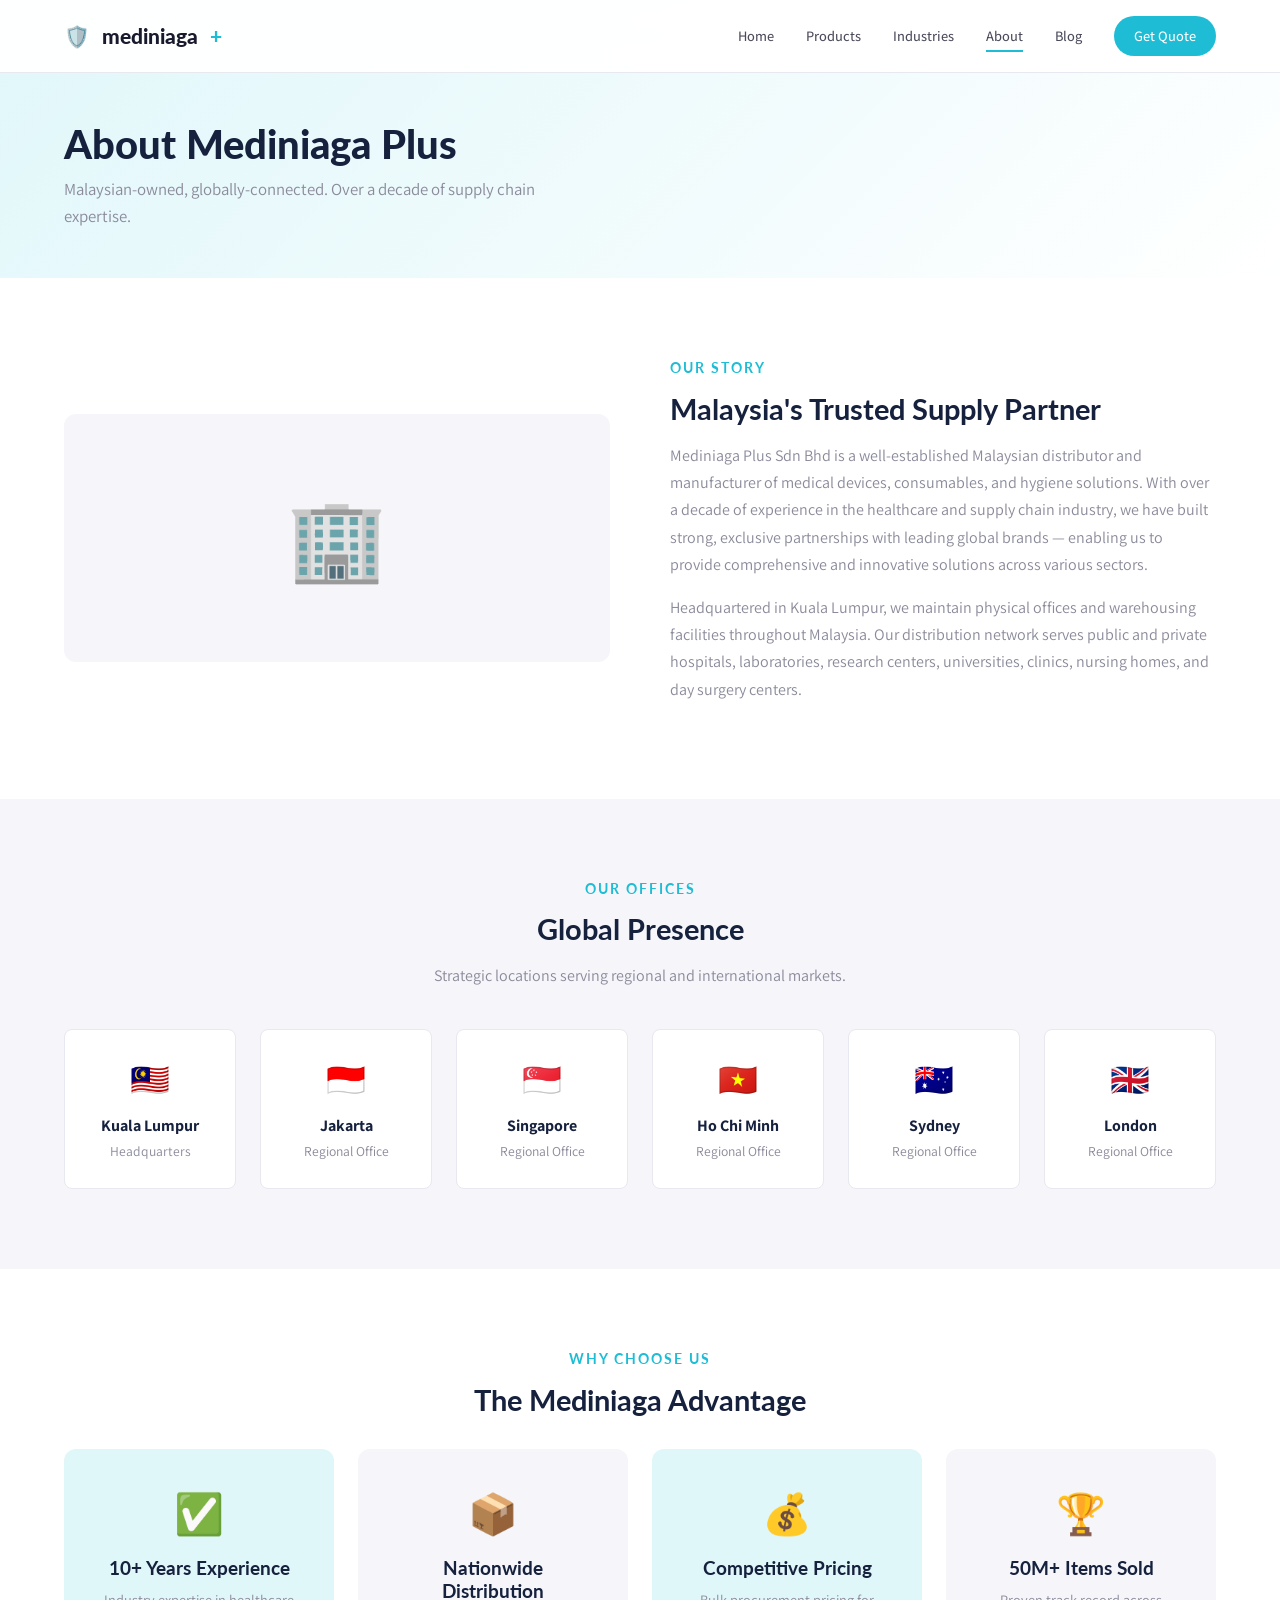
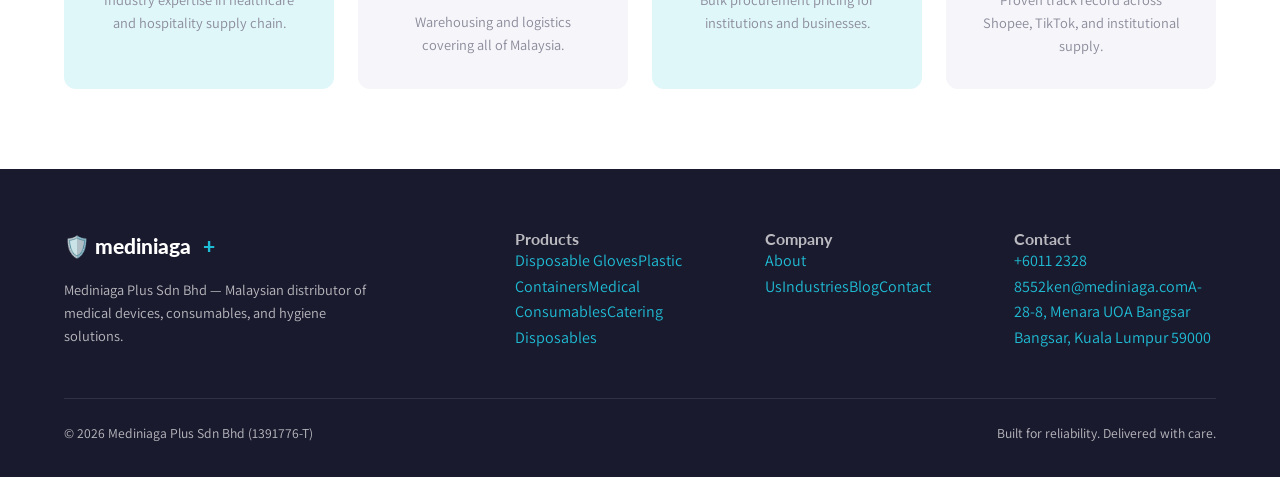
<file: about.html>
<!DOCTYPE html><html lang="en"><head>
<meta charset="UTF-8"><meta name="viewport" content="width=device-width,initial-scale=1.0">
<title>About Us — Mediniaga Plus Sdn Bhd</title>
<meta name="description" content="Mediniaga Plus is a Malaysian distributor and manufacturer of medical devices, consumables, and hygiene solutions since 2020. Offices in KL, Jakarta, Singapore, Ho Chi Minh, Sydney & London.">
<link rel="stylesheet" href="css/style.css"></head>
<body>
<nav><div class="nav-inner">
<a href="/" class="nav-logo"><span>🛡️</span> mediniaga<span style="color:var(--teal)">+</span></a>
<button class="nav-toggle" aria-label="Menu"><span></span><span></span><span></span></button>
<div class="nav-links">
<a href="/">Home</a><a href="/products.html">Products</a><a href="/industries.html">Industries</a>
<a href="/about.html" class="active">About</a><a href="/blog.html">Blog</a><a href="/contact.html" class="nav-cta">Get Quote</a>
</div></div></nav>

<section class="page-header"><div class="container"><h1>About Mediniaga Plus</h1><p>Malaysian-owned, globally-connected. Over a decade of supply chain expertise.</p></div></section>

<section class="section"><div class="container">
<div class="about-grid">
<div class="about-image" style="background:var(--gray-100);border-radius:var(--radius);padding:60px;text-align:center;font-size:5rem;">🏢</div>
<div><div class="section-label">Our Story</div><h2 style="font-size:1.8rem;margin-bottom:16px;">Malaysia's Trusted Supply Partner</h2>
<p style="color:var(--gray-500);line-height:1.7;margin-bottom:16px;">Mediniaga Plus Sdn Bhd is a well-established Malaysian distributor and manufacturer of medical devices, consumables, and hygiene solutions. With over a decade of experience in the healthcare and supply chain industry, we have built strong, exclusive partnerships with leading global brands — enabling us to provide comprehensive and innovative solutions across various sectors.</p>
<p style="color:var(--gray-500);line-height:1.7;margin-bottom:16px;">Headquartered in Kuala Lumpur, we maintain physical offices and warehousing facilities throughout Malaysia. Our distribution network serves public and private hospitals, laboratories, research centers, universities, clinics, nursing homes, and day surgery centers.</p>
</div></div>
</div></section>

<section class="section section-alt"><div class="container">
<div class="section-label" style="text-align:center;">Our Offices</div>
<h2 style="font-size:1.8rem;margin-bottom:16px;text-align:center;">Global Presence</h2>
<p style="text-align:center;color:var(--gray-500);margin-bottom:40px;">Strategic locations serving regional and international markets.</p>
<div style="display:grid;grid-template-columns:repeat(auto-fill,minmax(160px,1fr));gap:24px;text-align:center;">
<div style="background:white;padding:24px;border-radius:var(--radius-sm);border:1px solid var(--gray-200);"><div style="font-size:2rem;margin-bottom:8px;">🇲🇾</div><strong>Kuala Lumpur</strong><br><span style="font-size:0.85rem;color:var(--gray-500);">Headquarters</span></div>
<div style="background:white;padding:24px;border-radius:var(--radius-sm);border:1px solid var(--gray-200);"><div style="font-size:2rem;margin-bottom:8px;">🇮🇩</div><strong>Jakarta</strong><br><span style="font-size:0.85rem;color:var(--gray-500);">Regional Office</span></div>
<div style="background:white;padding:24px;border-radius:var(--radius-sm);border:1px solid var(--gray-200);"><div style="font-size:2rem;margin-bottom:8px;">🇸🇬</div><strong>Singapore</strong><br><span style="font-size:0.85rem;color:var(--gray-500);">Regional Office</span></div>
<div style="background:white;padding:24px;border-radius:var(--radius-sm);border:1px solid var(--gray-200);"><div style="font-size:2rem;margin-bottom:8px;">🇻🇳</div><strong>Ho Chi Minh</strong><br><span style="font-size:0.85rem;color:var(--gray-500);">Regional Office</span></div>
<div style="background:white;padding:24px;border-radius:var(--radius-sm);border:1px solid var(--gray-200);"><div style="font-size:2rem;margin-bottom:8px;">🇦🇺</div><strong>Sydney</strong><br><span style="font-size:0.85rem;color:var(--gray-500);">Regional Office</span></div>
<div style="background:white;padding:24px;border-radius:var(--radius-sm);border:1px solid var(--gray-200);"><div style="font-size:2rem;margin-bottom:8px;">🇬🇧</div><strong>London</strong><br><span style="font-size:0.85rem;color:var(--gray-500);">Regional Office</span></div>
</div></div></section>

<section class="section"><div class="container">
<div class="section-label" style="text-align:center;">Why Choose Us</div>
<h2 style="font-size:1.8rem;margin-bottom:32px;text-align:center;">The Mediniaga Advantage</h2>
<div style="display:grid;grid-template-columns:repeat(auto-fill,minmax(250px,1fr));gap:24px;">
<div style="background:var(--teal-light);padding:32px;border-radius:var(--radius);text-align:center;"><div style="font-size:2.5rem;margin-bottom:12px;">✅</div><h3 style="margin-bottom:8px;">10+ Years Experience</h3><p style="color:var(--gray-500);font-size:0.9rem;">Industry expertise in healthcare and hospitality supply chain.</p></div>
<div style="background:var(--gray-100);padding:32px;border-radius:var(--radius);text-align:center;"><div style="font-size:2.5rem;margin-bottom:12px;">📦</div><h3 style="margin-bottom:8px;">Nationwide Distribution</h3><p style="color:var(--gray-500);font-size:0.9rem;">Warehousing and logistics covering all of Malaysia.</p></div>
<div style="background:var(--teal-light);padding:32px;border-radius:var(--radius);text-align:center;"><div style="font-size:2.5rem;margin-bottom:12px;">💰</div><h3 style="margin-bottom:8px;">Competitive Pricing</h3><p style="color:var(--gray-500);font-size:0.9rem;">Bulk procurement pricing for institutions and businesses.</p></div>
<div style="background:var(--gray-100);padding:32px;border-radius:var(--radius);text-align:center;"><div style="font-size:2.5rem;margin-bottom:12px;">🏆</div><h3 style="margin-bottom:8px;">50M+ Items Sold</h3><p style="color:var(--gray-500);font-size:0.9rem;">Proven track record across Shopee, TikTok, and institutional supply.</p></div>
</div></div></section>

<footer><div class="container"><div class="footer-grid">
<div class="footer-brand"><div class="nav-logo">🛡️ mediniaga<span style="color:var(--teal)">+</span></div><p>Mediniaga Plus Sdn Bhd — Malaysian distributor of medical devices, consumables, and hygiene solutions.</p></div>
<div><h4>Products</h4><a href="/products.html?category=gloves">Disposable Gloves</a><a href="/products.html?category=containers">Plastic Containers</a><a href="/products.html?category=medical">Medical Consumables</a><a href="/products.html?category=catering">Catering Disposables</a></div>
<div><h4>Company</h4><a href="/about.html">About Us</a><a href="/industries.html">Industries</a><a href="/blog.html">Blog</a><a href="/contact.html">Contact</a></div>
<div><h4>Contact</h4><a href="tel:+601123288552">+6011 2328 8552</a><a href="mailto:ken@mediniaga.com">ken@mediniaga.com</a><a href="#">A-28-8, Menara UOA Bangsar<br>Bangsar, Kuala Lumpur 59000</a></div>
</div><div class="footer-bottom"><span>&copy; 2026 Mediniaga Plus Sdn Bhd (1391776-T)</span><span>Built for reliability. Delivered with care.</span></div></div></footer>
<script src="js/main.js"></script>
</body></html>
</file>
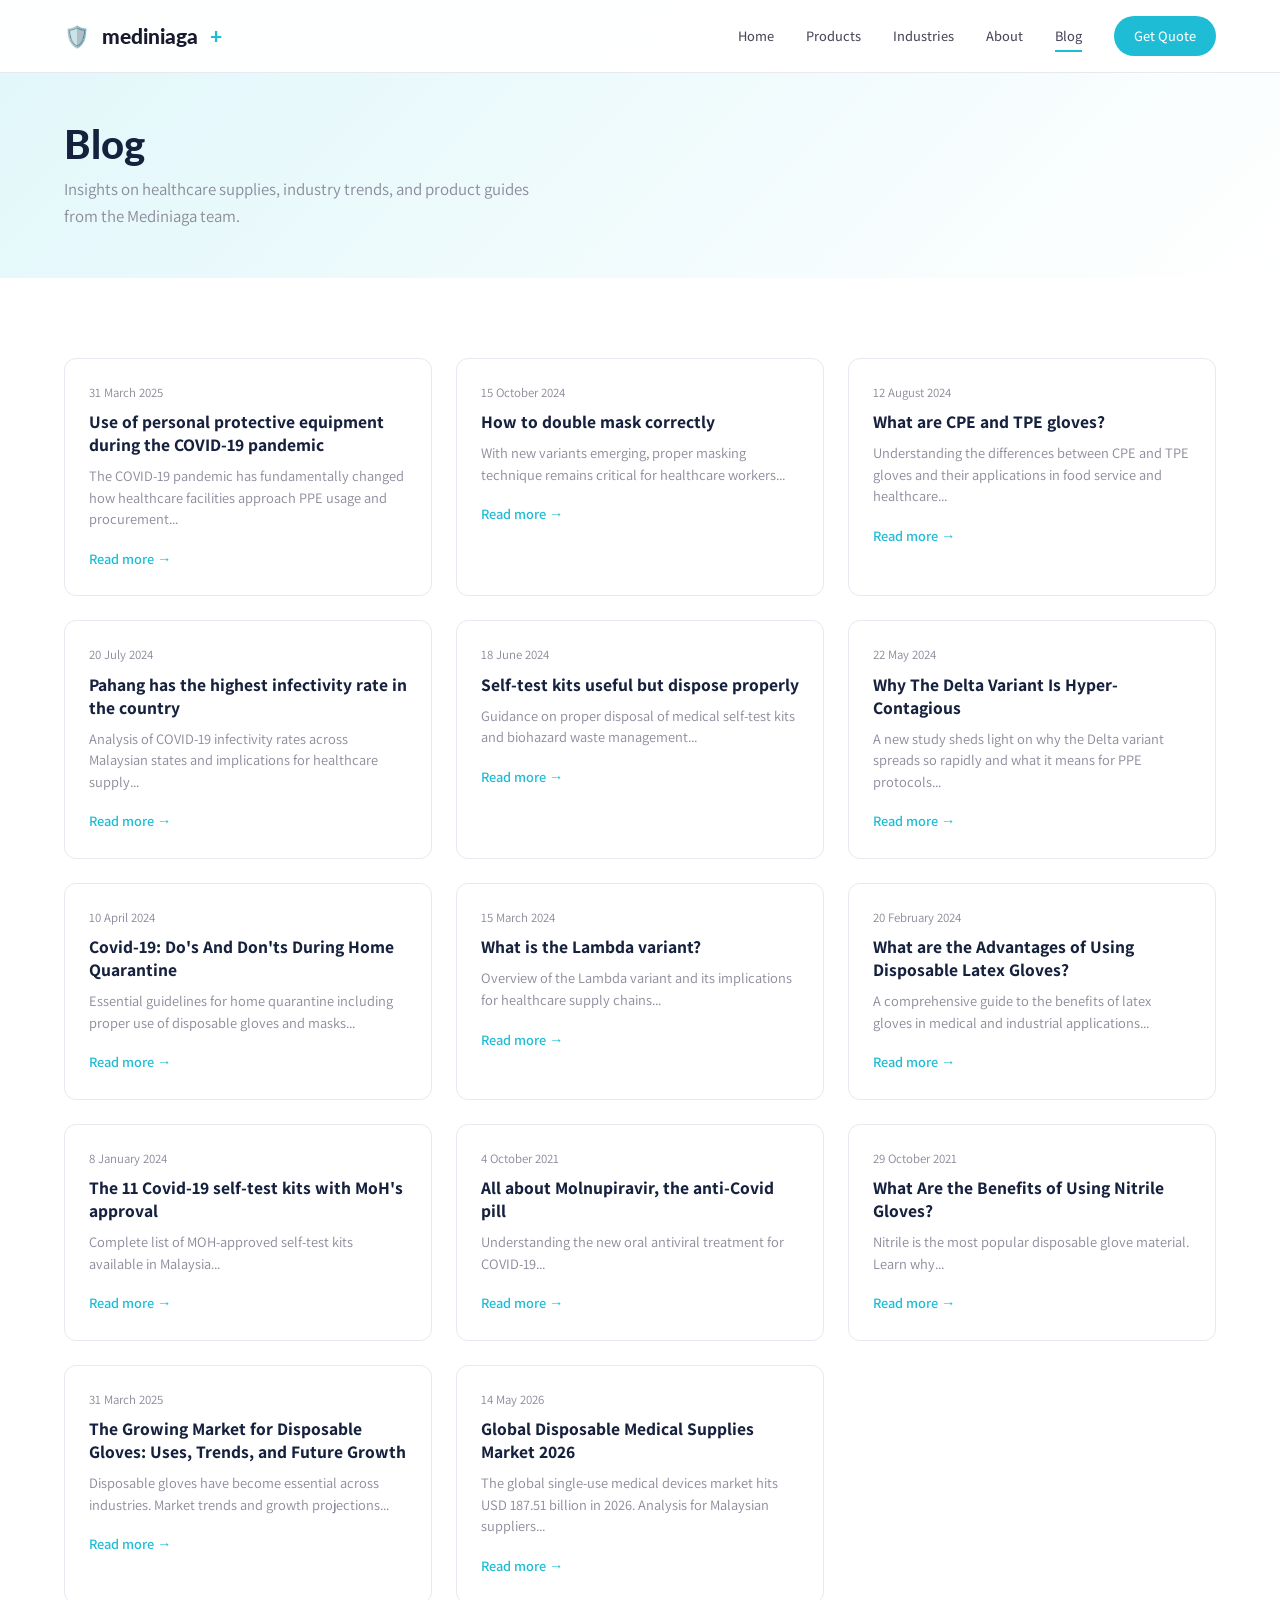
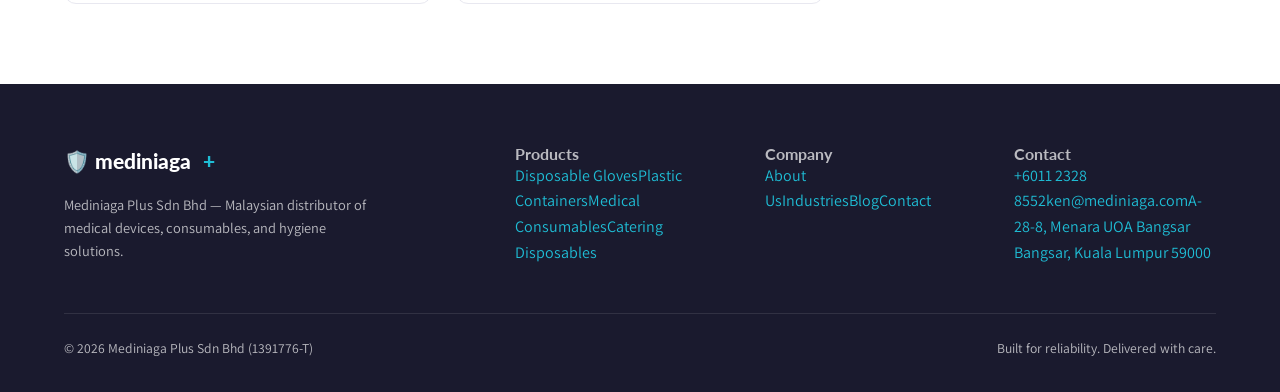
<file: blog.html>
<!DOCTYPE html><html lang="en"><head>
<meta charset="UTF-8"><meta name="viewport" content="width=device-width,initial-scale=1.0">
<title>Blog — Mediniaga Plus | Healthcare Industry Insights</title>
<meta name="description" content="Mediniaga Plus blog — insights on disposable gloves, medical consumables, food packaging, hospital catering, and the healthcare supply industry in Malaysia.">
<link rel="stylesheet" href="css/style.css"></head>
<body>
<nav><div class="nav-inner">
<a href="/" class="nav-logo"><span>🛡️</span> mediniaga<span style="color:var(--teal)">+</span></a>
<button class="nav-toggle" aria-label="Menu"><span></span><span></span><span></span></button>
<div class="nav-links">
<a href="/">Home</a><a href="/products.html">Products</a><a href="/industries.html">Industries</a>
<a href="/about.html">About</a><a href="/blog.html" class="active">Blog</a><a href="/contact.html" class="nav-cta">Get Quote</a>
</div></div></nav>

<section class="page-header"><div class="container"><h1>Blog</h1><p>Insights on healthcare supplies, industry trends, and product guides from the Mediniaga team.</p></div></section>

<section class="section"><div class="container"><div class="blog-grid" id="blog-grid">
<p style="color:var(--gray-500);text-align:center;padding:40px;">Loading articles...</p>
</div></div></section>

<footer><div class="container"><div class="footer-grid">
<div class="footer-brand"><div class="nav-logo">🛡️ mediniaga<span style="color:var(--teal)">+</span></div><p>Mediniaga Plus Sdn Bhd — Malaysian distributor of medical devices, consumables, and hygiene solutions.</p></div>
<div><h4>Products</h4><a href="/products.html?category=gloves">Disposable Gloves</a><a href="/products.html?category=containers">Plastic Containers</a><a href="/products.html?category=medical">Medical Consumables</a><a href="/products.html?category=catering">Catering Disposables</a></div>
<div><h4>Company</h4><a href="/about.html">About Us</a><a href="/industries.html">Industries</a><a href="/blog.html" class="active">Blog</a><a href="/contact.html">Contact</a></div>
<div><h4>Contact</h4><a href="tel:+601123288552">+6011 2328 8552</a><a href="mailto:ken@mediniaga.com">ken@mediniaga.com</a><a href="#">A-28-8, Menara UOA Bangsar<br>Bangsar, Kuala Lumpur 59000</a></div>
</div><div class="footer-bottom"><span>&copy; 2026 Mediniaga Plus Sdn Bhd (1391776-T)</span><span>Built for reliability. Delivered with care.</span></div></div></footer>
<script src="js/main.js"></script>
<script>
const articles = [
  { title: "Use of personal protective equipment during the COVID-19 pandemic", date: "2025-03-31", excerpt: "The COVID-19 pandemic has fundamentally changed how healthcare facilities approach PPE usage and procurement..." },
  { title: "How to double mask correctly", date: "2024-10-15", excerpt: "With new variants emerging, proper masking technique remains critical for healthcare workers..." },
  { title: "What are CPE and TPE gloves?", date: "2024-08-12", excerpt: "Understanding the differences between CPE and TPE gloves and their applications in food service and healthcare..." },
  { title: "Pahang has the highest infectivity rate in the country", date: "2024-07-20", excerpt: "Analysis of COVID-19 infectivity rates across Malaysian states and implications for healthcare supply..." },
  { title: "Self-test kits useful but dispose properly", date: "2024-06-18", excerpt: "Guidance on proper disposal of medical self-test kits and biohazard waste management..." },
  { title: "Why The Delta Variant Is Hyper-Contagious", date: "2024-05-22", excerpt: "A new study sheds light on why the Delta variant spreads so rapidly and what it means for PPE protocols..." },
  { title: "Covid-19: Do's And Don'ts During Home Quarantine", date: "2024-04-10", excerpt: "Essential guidelines for home quarantine including proper use of disposable gloves and masks..." },
  { title: "What is the Lambda variant?", date: "2024-03-15", excerpt: "Overview of the Lambda variant and its implications for healthcare supply chains..." },
  { title: "What are the Advantages of Using Disposable Latex Gloves?", date: "2024-02-20", excerpt: "A comprehensive guide to the benefits of latex gloves in medical and industrial applications..." },
  { title: "The 11 Covid-19 self-test kits with MoH's approval", date: "2024-01-08", excerpt: "Complete list of MOH-approved self-test kits available in Malaysia..." },
  { title: "All about Molnupiravir, the anti-Covid pill", date: "2021-10-04", excerpt: "Understanding the new oral antiviral treatment for COVID-19..." },
  { title: "What Are the Benefits of Using Nitrile Gloves?", date: "2021-10-29", excerpt: "Nitrile is the most popular disposable glove material. Learn why..." },
  { title: "The Growing Market for Disposable Gloves: Uses, Trends, and Future Growth", date: "2025-03-31", excerpt: "Disposable gloves have become essential across industries. Market trends and growth projections..." },
  { title: "Global Disposable Medical Supplies Market 2026", date: "2026-05-14", excerpt: "The global single-use medical devices market hits USD 187.51 billion in 2026. Analysis for Malaysian suppliers..." },
];
const grid = document.getElementById('blog-grid');
grid.innerHTML = articles.map((a,i) => `
  <div class="blog-card" onclick="location.href='/blog/article${i+1}.html'">
    <div class="blog-card-body">
      <div class="blog-card-date">${new Date(a.date).toLocaleDateString('en-MY',{day:'numeric',month:'long',year:'numeric'})}</div>
      <div class="blog-card-title">${a.title}</div>
      <div class="blog-card-excerpt">${a.excerpt}</div>
      <span class="blog-card-link">Read more →</span>
    </div>
  </div>
`).join('');
</script>
</body></html>
</file>
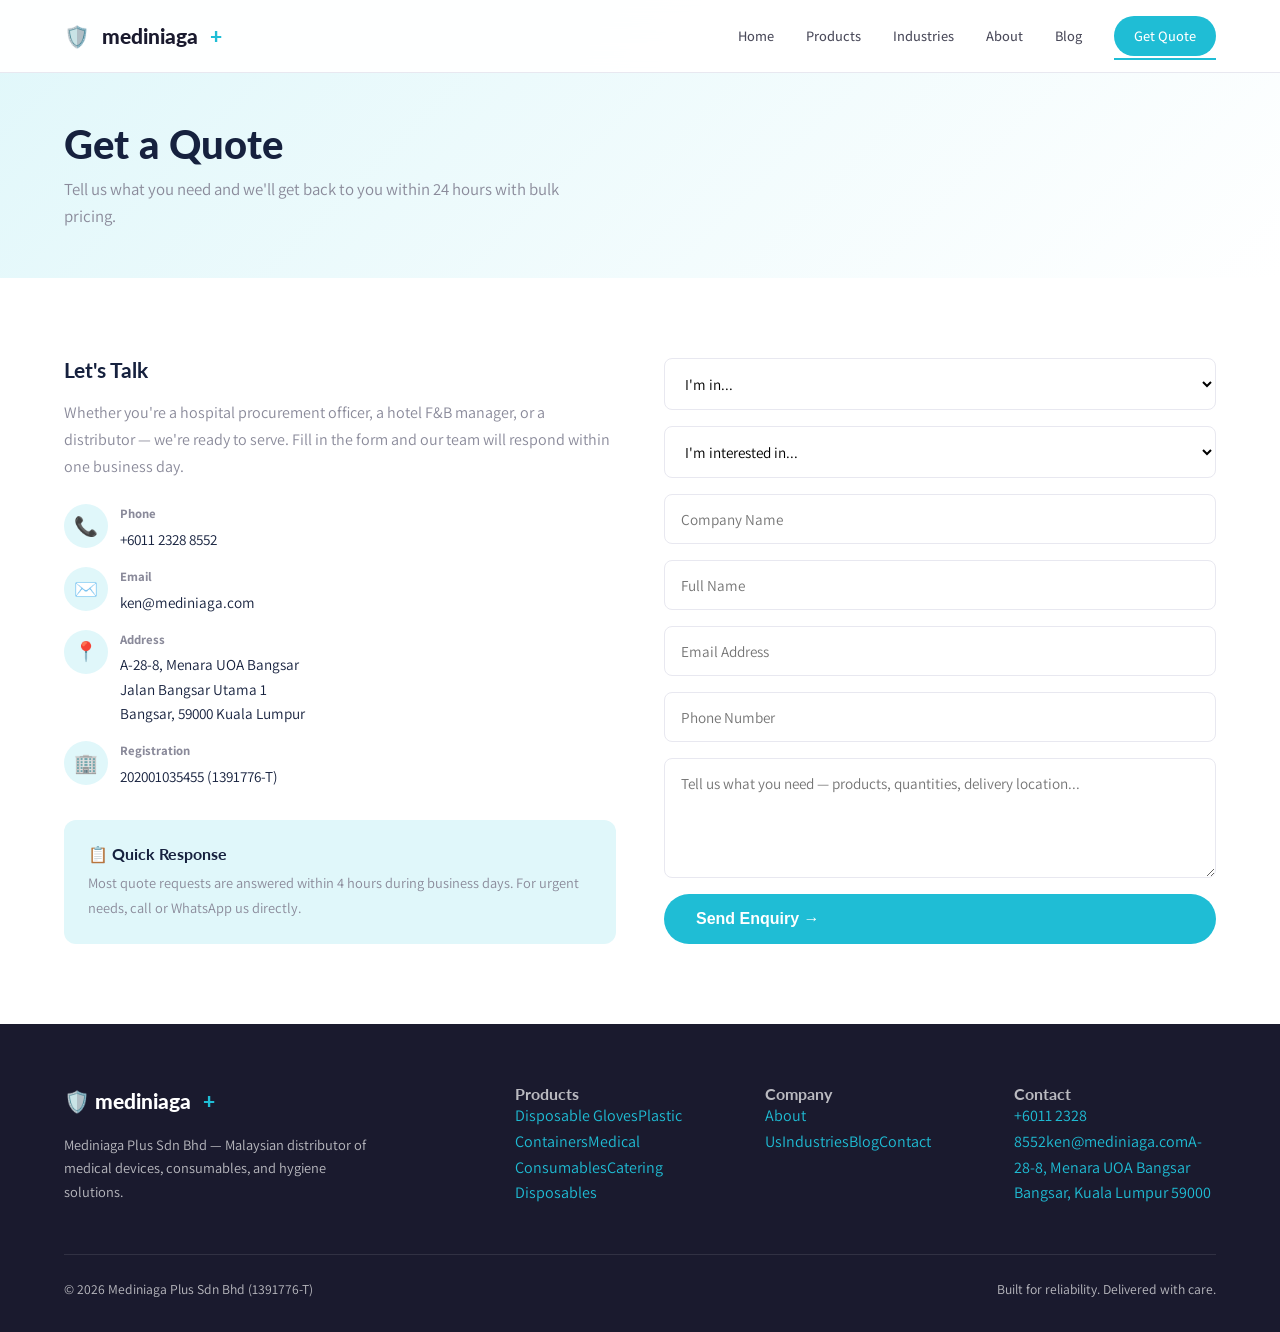
<file: contact.html>
<!DOCTYPE html><html lang="en"><head>
<meta charset="UTF-8"><meta name="viewport" content="width=device-width,initial-scale=1.0">
<title>Contact Us — Mediniaga Plus | Get a Quote</title>
<meta name="description" content="Contact Mediniaga Plus for bulk pricing on disposable gloves, medical consumables, food containers & catering supplies. Nationwide delivery, competitive rates.">
<link rel="stylesheet" href="css/style.css"></head>
<body>
<nav><div class="nav-inner">
<a href="/" class="nav-logo"><span>🛡️</span> mediniaga<span style="color:var(--teal)">+</span></a>
<button class="nav-toggle" aria-label="Menu"><span></span><span></span><span></span></button>
<div class="nav-links">
<a href="/">Home</a><a href="/products.html">Products</a><a href="/industries.html">Industries</a>
<a href="/about.html">About</a><a href="/blog.html">Blog</a><a href="/contact.html" class="active nav-cta">Get Quote</a>
</div></div></nav>

<section class="page-header"><div class="container"><h1>Get a Quote</h1><p>Tell us what you need and we'll get back to you within 24 hours with bulk pricing.</p></div></section>

<section class="section"><div class="container">
<div class="contact-grid">
<div class="contact-info">
<h3>Let's Talk</h3>
<p>Whether you're a hospital procurement officer, a hotel F&B manager, or a distributor — we're ready to serve. Fill in the form and our team will respond within one business day.</p>

<div class="contact-detail"><div class="contact-detail-icon">📞</div><div class="contact-detail-text"><strong>Phone</strong>+6011 2328 8552</div></div>
<div class="contact-detail"><div class="contact-detail-icon">✉️</div><div class="contact-detail-text"><strong>Email</strong>ken@mediniaga.com</div></div>
<div class="contact-detail"><div class="contact-detail-icon">📍</div><div class="contact-detail-text"><strong>Address</strong>A-28-8, Menara UOA Bangsar<br>Jalan Bangsar Utama 1<br>Bangsar, 59000 Kuala Lumpur</div></div>
<div class="contact-detail"><div class="contact-detail-icon">🏢</div><div class="contact-detail-text"><strong>Registration</strong>202001035455 (1391776-T)</div></div>

<div style="margin-top:32px;background:var(--teal-light);border-radius:var(--radius);padding:24px;">
<h4 style="margin-bottom:8px;">📋 Quick Response</h4>
<p style="color:var(--gray-500);font-size:0.9rem;margin-bottom:0;">Most quote requests are answered within 4 hours during business days. For urgent needs, call or WhatsApp us directly.</p>
</div>
</div>

<form class="contact-form" action="https://formspree.io/f/mediniaga" method="POST">
<select name="industry" required><option value="">I'm in...</option><option value="healthcare">Healthcare / Medical</option><option value="food">Food Service / Catering</option><option value="hospitality">Hospitality / Hotel</option><option value="industrial">Industrial / Manufacturing</option><option value="distributor">Distributor / Reseller</option><option value="other">Other</option></select>
<select name="interest" required><option value="">I'm interested in...</option><option value="gloves">Disposable Gloves</option><option value="containers">Plastic Containers / Food Packaging</option><option value="medical">Medical Consumables</option><option value="catering">Catering Disposables</option><option value="multiple">Multiple Categories</option><option value="other">Other</option></select>
<input type="text" name="company" placeholder="Company Name" required>
<input type="text" name="name" placeholder="Full Name" required>
<input type="email" name="email" placeholder="Email Address" required>
<input type="tel" name="phone" placeholder="Phone Number">
<textarea name="message" placeholder="Tell us what you need — products, quantities, delivery location..."></textarea>
<button type="submit" class="btn-primary" style="padding:16px 32px;font-size:1rem;border:none;">Send Enquiry →</button>
</form>
</div>
</div></section>

<footer><div class="container"><div class="footer-grid">
<div class="footer-brand"><div class="nav-logo">🛡️ mediniaga<span style="color:var(--teal)">+</span></div><p>Mediniaga Plus Sdn Bhd — Malaysian distributor of medical devices, consumables, and hygiene solutions.</p></div>
<div><h4>Products</h4><a href="/products.html?category=gloves">Disposable Gloves</a><a href="/products.html?category=containers">Plastic Containers</a><a href="/products.html?category=medical">Medical Consumables</a><a href="/products.html?category=catering">Catering Disposables</a></div>
<div><h4>Company</h4><a href="/about.html">About Us</a><a href="/industries.html">Industries</a><a href="/blog.html">Blog</a><a href="/contact.html">Contact</a></div>
<div><h4>Contact</h4><a href="tel:+601123288552">+6011 2328 8552</a><a href="mailto:ken@mediniaga.com">ken@mediniaga.com</a><a href="#">A-28-8, Menara UOA Bangsar<br>Bangsar, Kuala Lumpur 59000</a></div>
</div><div class="footer-bottom"><span>&copy; 2026 Mediniaga Plus Sdn Bhd (1391776-T)</span><span>Built for reliability. Delivered with care.</span></div></div></footer>
<script src="js/main.js"></script>
</body></html>
</file>
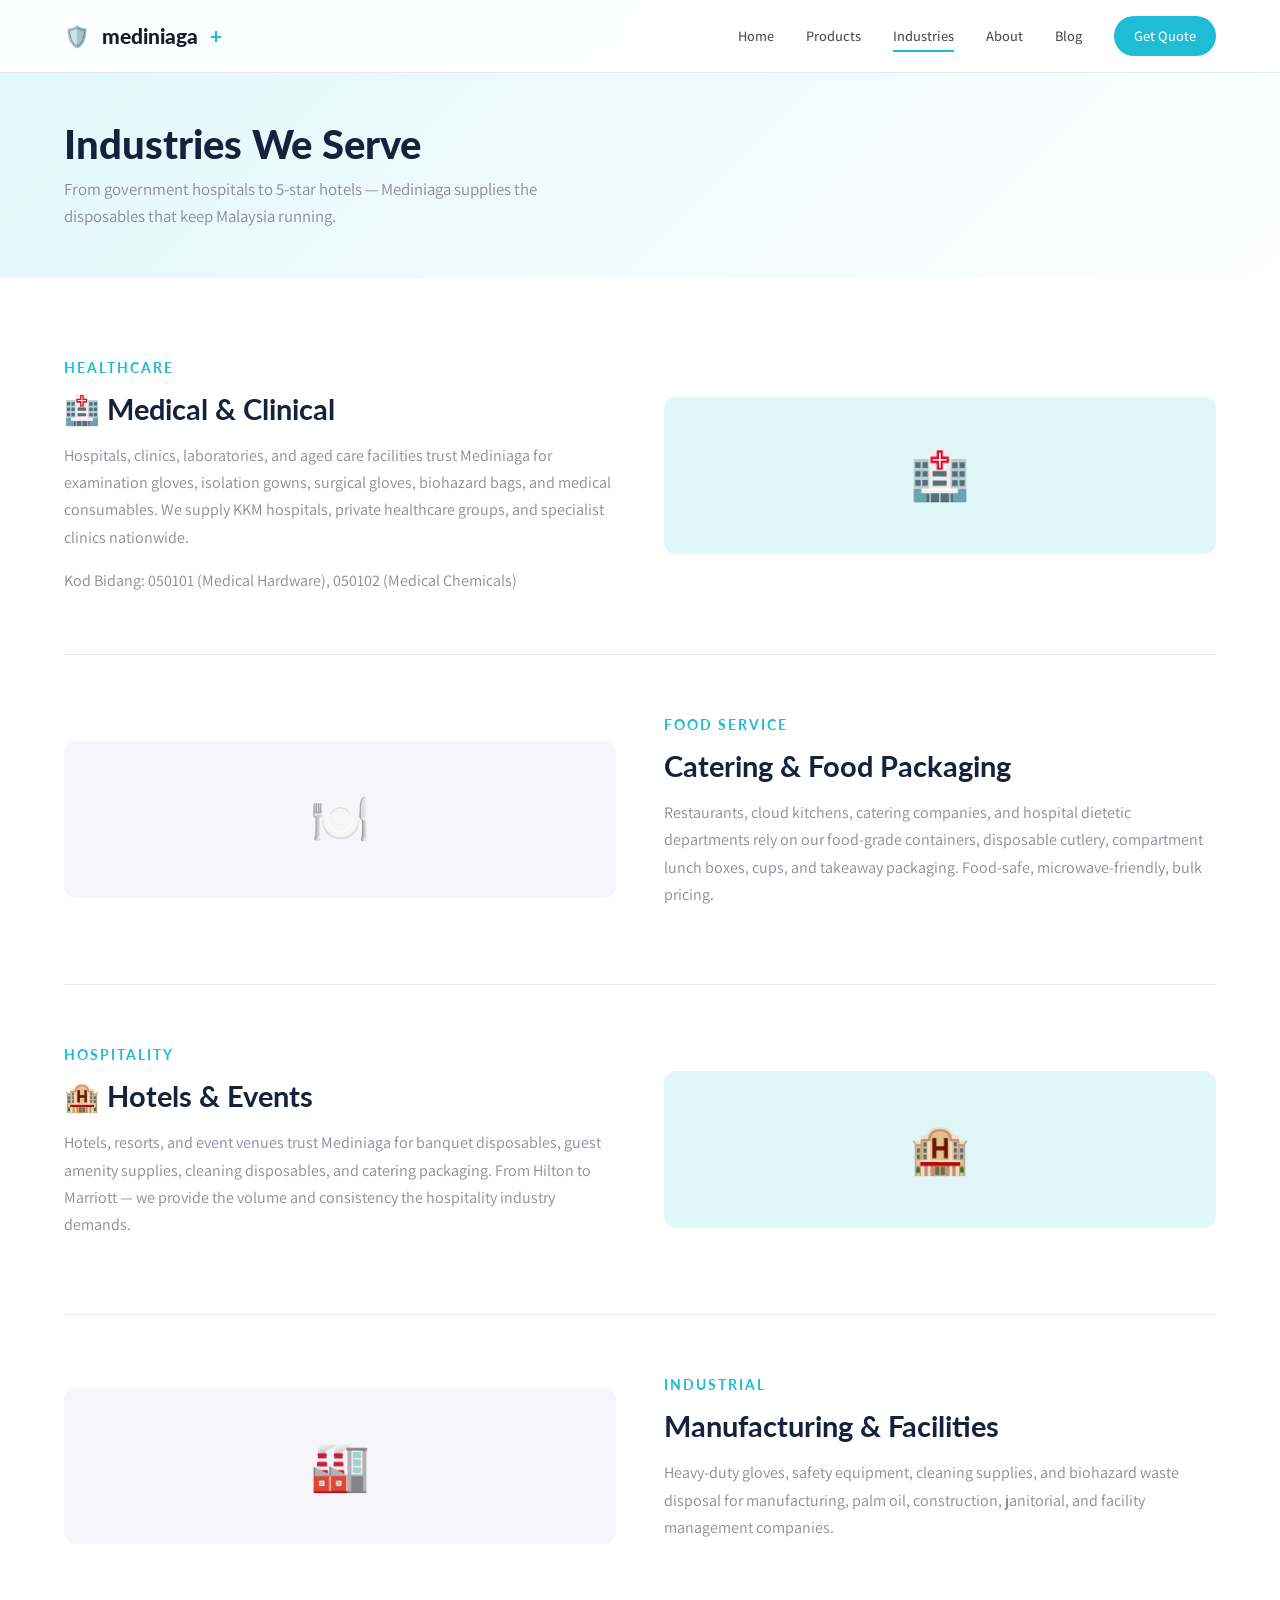
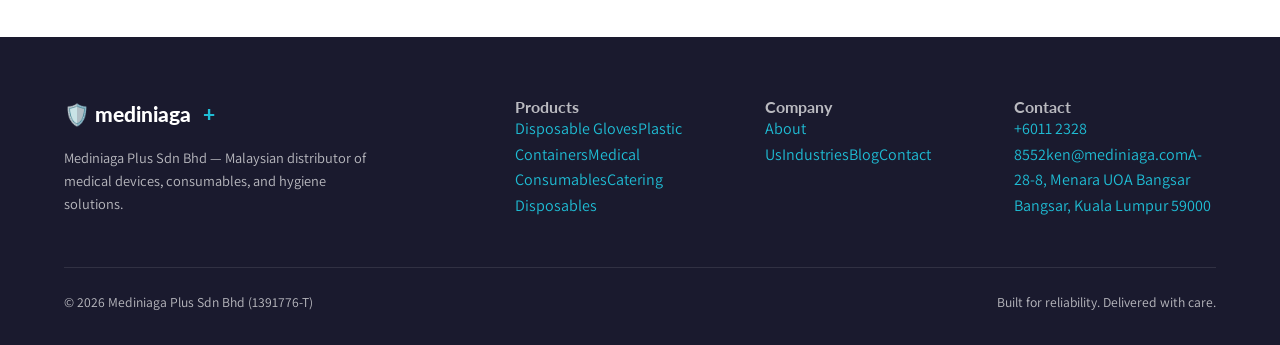
<file: industries.html>
<!DOCTYPE html><html lang="en"><head>
<meta charset="UTF-8"><meta name="viewport" content="width=device-width,initial-scale=1.0">
<title>Industries — Mediniaga Plus | Healthcare, Hospitality & More</title>
<meta name="description" content="Mediniaga Plus serves healthcare, food service, hospitality, and industrial sectors with premium disposable supplies and bulk solutions.">
<link rel="stylesheet" href="css/style.css"></head>
<body>
<nav><div class="nav-inner">
<a href="/" class="nav-logo"><span>🛡️</span> mediniaga<span style="color:var(--teal)">+</span></a>
<button class="nav-toggle" aria-label="Menu"><span></span><span></span><span></span></button>
<div class="nav-links">
<a href="/">Home</a><a href="/products.html">Products</a><a href="/industries.html" class="active">Industries</a>
<a href="/about.html">About</a><a href="/blog.html">Blog</a><a href="/contact.html" class="nav-cta">Get Quote</a>
</div></div></nav>

<section class="page-header"><div class="container"><h1>Industries We Serve</h1><p>From government hospitals to 5-star hotels — Mediniaga supplies the disposables that keep Malaysia running.</p></div></section>

<section class="section">
<div class="container">

<div style="display:grid;grid-template-columns:1fr 1fr;gap:48px;align-items:center;margin-bottom:60px;padding-bottom:60px;border-bottom:1px solid var(--gray-200);">
<div><div class="section-label">Healthcare</div><h2 style="font-size:1.8rem;margin-bottom:16px;">🏥 Medical & Clinical</h2><p style="color:var(--gray-500);line-height:1.7;margin-bottom:16px;">Hospitals, clinics, laboratories, and aged care facilities trust Mediniaga for examination gloves, isolation gowns, surgical gloves, biohazard bags, and medical consumables. We supply KKM hospitals, private healthcare groups, and specialist clinics nationwide.</p><p style="color:var(--gray-500);line-height:1.7;">Kod Bidang: 050101 (Medical Hardware), 050102 (Medical Chemicals)</p></div>
<div style="background:var(--teal-light);border-radius:var(--radius);padding:40px;text-align:center;font-size:3rem;">🏥</div>
</div>

<div style="display:grid;grid-template-columns:1fr 1fr;gap:48px;align-items:center;margin-bottom:60px;padding-bottom:60px;border-bottom:1px solid var(--gray-200);">
<div style="background:var(--gray-100);border-radius:var(--radius);padding:40px;text-align:center;font-size:3rem;">🍽️</div>
<div><div class="section-label">Food Service</div><h2 style="font-size:1.8rem;margin-bottom:16px;">Catering & Food Packaging</h2><p style="color:var(--gray-500);line-height:1.7;margin-bottom:16px;">Restaurants, cloud kitchens, catering companies, and hospital dietetic departments rely on our food-grade containers, disposable cutlery, compartment lunch boxes, cups, and takeaway packaging. Food-safe, microwave-friendly, bulk pricing.</p></div>
</div>

<div style="display:grid;grid-template-columns:1fr 1fr;gap:48px;align-items:center;margin-bottom:60px;padding-bottom:60px;border-bottom:1px solid var(--gray-200);">
<div><div class="section-label">Hospitality</div><h2 style="font-size:1.8rem;margin-bottom:16px;">🏨 Hotels & Events</h2><p style="color:var(--gray-500);line-height:1.7;margin-bottom:16px;">Hotels, resorts, and event venues trust Mediniaga for banquet disposables, guest amenity supplies, cleaning disposables, and catering packaging. From Hilton to Marriott — we provide the volume and consistency the hospitality industry demands.</p></div>
<div style="background:var(--teal-light);border-radius:var(--radius);padding:40px;text-align:center;font-size:3rem;">🏨</div>
</div>

<div style="display:grid;grid-template-columns:1fr 1fr;gap:48px;align-items:center;">
<div style="background:var(--gray-100);border-radius:var(--radius);padding:40px;text-align:center;font-size:3rem;">🏭</div>
<div><div class="section-label">Industrial</div><h2 style="font-size:1.8rem;margin-bottom:16px;">Manufacturing & Facilities</h2><p style="color:var(--gray-500);line-height:1.7;margin-bottom:16px;">Heavy-duty gloves, safety equipment, cleaning supplies, and biohazard waste disposal for manufacturing, palm oil, construction, janitorial, and facility management companies.</p></div>
</div>

</div></section>

<footer><div class="container"><div class="footer-grid">
<div class="footer-brand"><div class="nav-logo">🛡️ mediniaga<span style="color:var(--teal)">+</span></div><p>Mediniaga Plus Sdn Bhd — Malaysian distributor of medical devices, consumables, and hygiene solutions.</p></div>
<div><h4>Products</h4><a href="/products.html?category=gloves">Disposable Gloves</a><a href="/products.html?category=containers">Plastic Containers</a><a href="/products.html?category=medical">Medical Consumables</a><a href="/products.html?category=catering">Catering Disposables</a></div>
<div><h4>Company</h4><a href="/about.html">About Us</a><a href="/industries.html">Industries</a><a href="/blog.html">Blog</a><a href="/contact.html">Contact</a></div>
<div><h4>Contact</h4><a href="tel:+601123288552">+6011 2328 8552</a><a href="mailto:ken@mediniaga.com">ken@mediniaga.com</a><a href="#">A-28-8, Menara UOA Bangsar<br>Bangsar, Kuala Lumpur 59000</a></div>
</div><div class="footer-bottom"><span>&copy; 2026 Mediniaga Plus Sdn Bhd (1391776-T)</span><span>Built for reliability. Delivered with care.</span></div></div></footer>
<script src="js/main.js"></script>
</body></html>
</file>
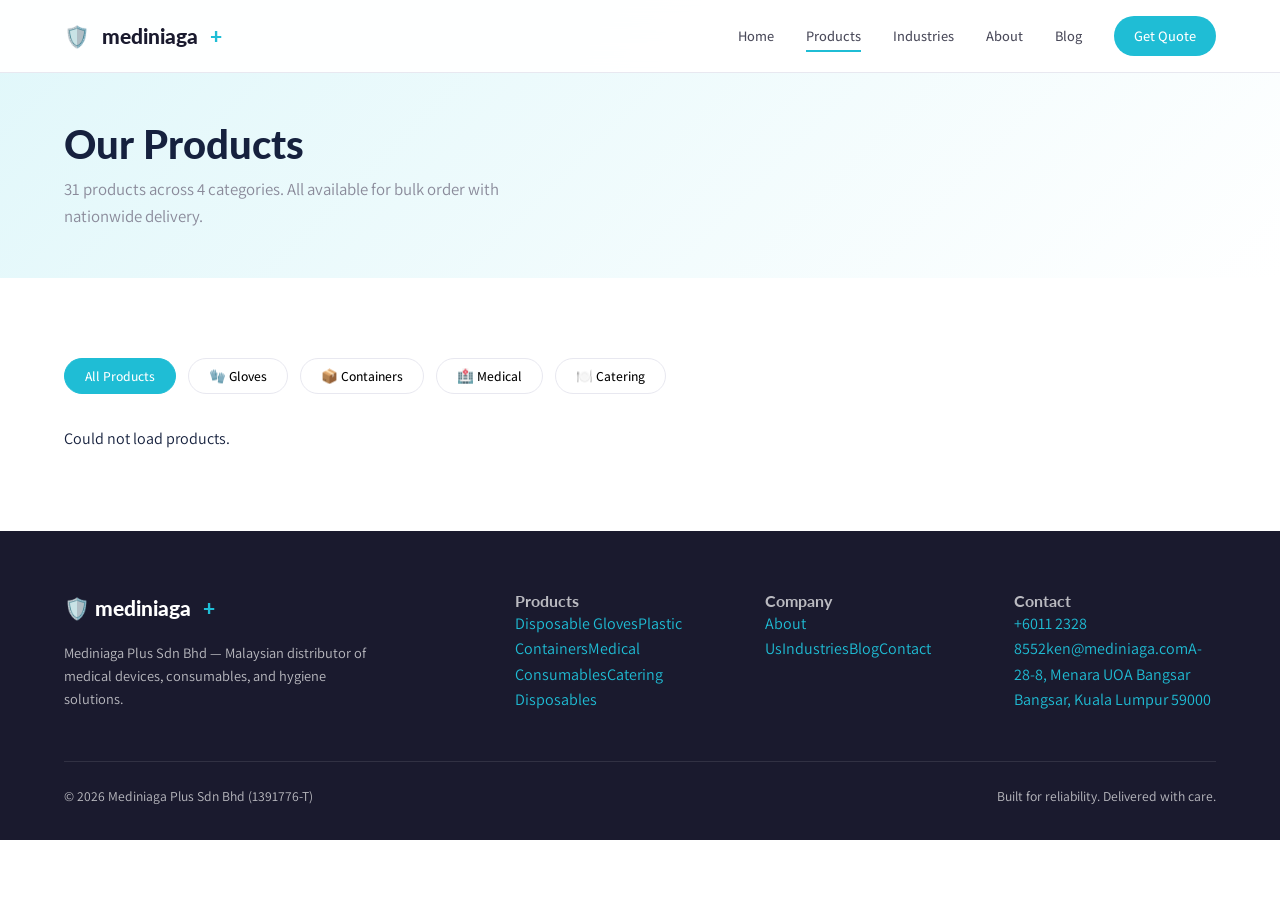
<file: products.html>
<!DOCTYPE html>
<html lang="en">
<head>
  <meta charset="UTF-8">
  <meta name="viewport" content="width=device-width, initial-scale=1.0">
  <title>Products — Mediniaga Plus | Medical & Hospitality Supplies</title>
  <meta name="description" content="Browse Mediniaga Plus product catalog — disposable gloves, food containers, medical consumables & catering disposables. Bulk pricing available.">
  <link rel="canonical" href="https://mediniaga.com/products.html">
  <link rel="stylesheet" href="css/style.css">
</head>
<body>
<nav><div class="nav-inner">
  <a href="/" class="nav-logo"><span>🛡️</span> mediniaga<span style="color:var(--teal)">+</span></a>
  <button class="nav-toggle" aria-label="Menu"><span></span><span></span><span></span></button>
  <div class="nav-links">
    <a href="/">Home</a>
    <a href="/products.html" class="active">Products</a>
    <a href="/industries.html">Industries</a>
    <a href="/about.html">About</a>
    <a href="/blog.html">Blog</a>
    <a href="/contact.html" class="nav-cta">Get Quote</a>
  </div>
</div></nav>

<section class="page-header">
  <div class="container">
    <h1>Our Products</h1>
    <p>31 products across 4 categories. All available for bulk order with nationwide delivery.</p>
  </div>
</section>

<section class="section">
  <div class="container">
    <div class="filter-bar" id="filter-bar">
      <button class="filter-btn active" data-filter="all">All Products</button>
      <button class="filter-btn" data-filter="gloves">🧤 Gloves</button>
      <button class="filter-btn" data-filter="containers">📦 Containers</button>
      <button class="filter-btn" data-filter="medical">🏥 Medical</button>
      <button class="filter-btn" data-filter="catering">🍽️ Catering</button>
    </div>
    <div class="product-grid" id="product-grid">
      <p style="color:var(--gray-500);grid-column:1/-1;text-align:center;padding:40px;">Loading products...</p>
    </div>
  </div>
</section>

<footer>
  <div class="container">
    <div class="footer-grid">
      <div class="footer-brand"><div class="nav-logo">🛡️ mediniaga<span style="color:var(--teal)">+</span></div>
      <p>Mediniaga Plus Sdn Bhd — Malaysian distributor of medical devices, consumables, and hygiene solutions.</p></div>
      <div><h4>Products</h4><a href="/products.html?category=gloves">Disposable Gloves</a><a href="/products.html?category=containers">Plastic Containers</a><a href="/products.html?category=medical">Medical Consumables</a><a href="/products.html?category=catering">Catering Disposables</a></div>
      <div><h4>Company</h4><a href="/about.html">About Us</a><a href="/industries.html">Industries</a><a href="/blog.html">Blog</a><a href="/contact.html">Contact</a></div>
      <div><h4>Contact</h4><a href="tel:+601123288552">+6011 2328 8552</a><a href="mailto:ken@mediniaga.com">ken@mediniaga.com</a><a href="#">A-28-8, Menara UOA Bangsar<br>Bangsar, Kuala Lumpur 59000</a></div>
    </div>
    <div class="footer-bottom"><span>&copy; 2026 Mediniaga Plus Sdn Bhd (1391776-T)</span><span>Built for reliability. Delivered with care.</span></div>
  </div>
</footer>
<script src="js/main.js"></script>
<script src="js/config.js"></script><script>
const categoryMap = {
  gloves: ["gloves", "Gloves", "Nitrile", "Latex", "Vinyl"],
  containers: ["containers", "Container", "Lunch Box", "Sandwich", "Microwave"],
  medical: ["medical", "Medical", "Gown", "Isolation", "Surgical", "Sterile"],
  catering: ["catering", "Catering", "Bag", "Cup", "Plastic Bag", "Takeaway", "Parcel", "Cutlery"]
};

function detectCategory(name) {
  const c = (name || "").toLowerCase();
  if (c.includes("surgical") || c.includes("isolation") || c.includes("sterile") || c.includes("gown")) return "medical";
  if (c.includes("nitrile") || c.includes("latex") || c.includes("vinyl") || c.includes("glove")) return "gloves";
  if (c.includes("container") || c.includes("lunch") || c.includes("sandwich") || c.includes("microwave") || c.includes("box")) return "containers";
  if (c.includes("cup") || c.includes("bag") || c.includes("cutlery") || c.includes("straw") || c.includes("takeaway") || c.includes("parcel")) return "catering";
  return "other";
}

async function loadProducts() {
  const grid = document.getElementById("product-grid");
  grid.innerHTML = "<p style=...>Loading products...</p>";
  try {
    const r = await fetch(HYGRAPH.hygraphApi, {
      method: "POST",
      headers: { "Content-Type": "application/json", "Authorization": "Bearer " + HYGRAPH.hygraphToken },
      body: JSON.stringify({ query: "{ products { name slug description price } }" })
    });
    const d = await r.json();
    const items = d.data?.products || [];
    window.allProds = items.map(p => ({ title: p.name || p.slug, price: p.price || "Contact for pricing", category: detectCategory(p.name || "") }));
    renderProds("all", window.allProds);
    document.querySelectorAll(".filter-btn").forEach(b => {
      b.addEventListener("click", () => {
        document.querySelectorAll(".filter-btn").forEach(x => x.classList.remove("active"));
        b.classList.add("active");
        if (window.allProds) renderProds(b.dataset.filter, window.allProds);
      });
    });
  } catch(e) { grid.innerHTML = "<p>Could not load products.</p>"; }
}

function renderProds(filter, prods) {
  const grid = document.getElementById("product-grid");
  const f = filter === "all" ? prods : prods.filter(p => p.category === filter);
  if (!f.length) { grid.innerHTML = "<p>No products in this category.</p>"; return; }
  grid.innerHTML = f.map(p => `<div class="product-card"><div class="product-card-image" style="background:var(--gray-100);display:flex;align-items:center;justify-content:center;font-size:3rem;">📦</div><div class="product-card-body"><div class="product-card-category">${p.category.charAt(0).toUpperCase() + p.category.slice(1)}</div><div class="product-card-title">${p.title}</div><div class="product-card-price">${p.price}</div><a href="/contact.html" class="btn-primary">Request Quote</a></div></div>`).join("");
}

const params = new URLSearchParams(window.location.search);
document.addEventListener("DOMContentLoaded", loadProducts);
</script>
</body>
</html>
</file>
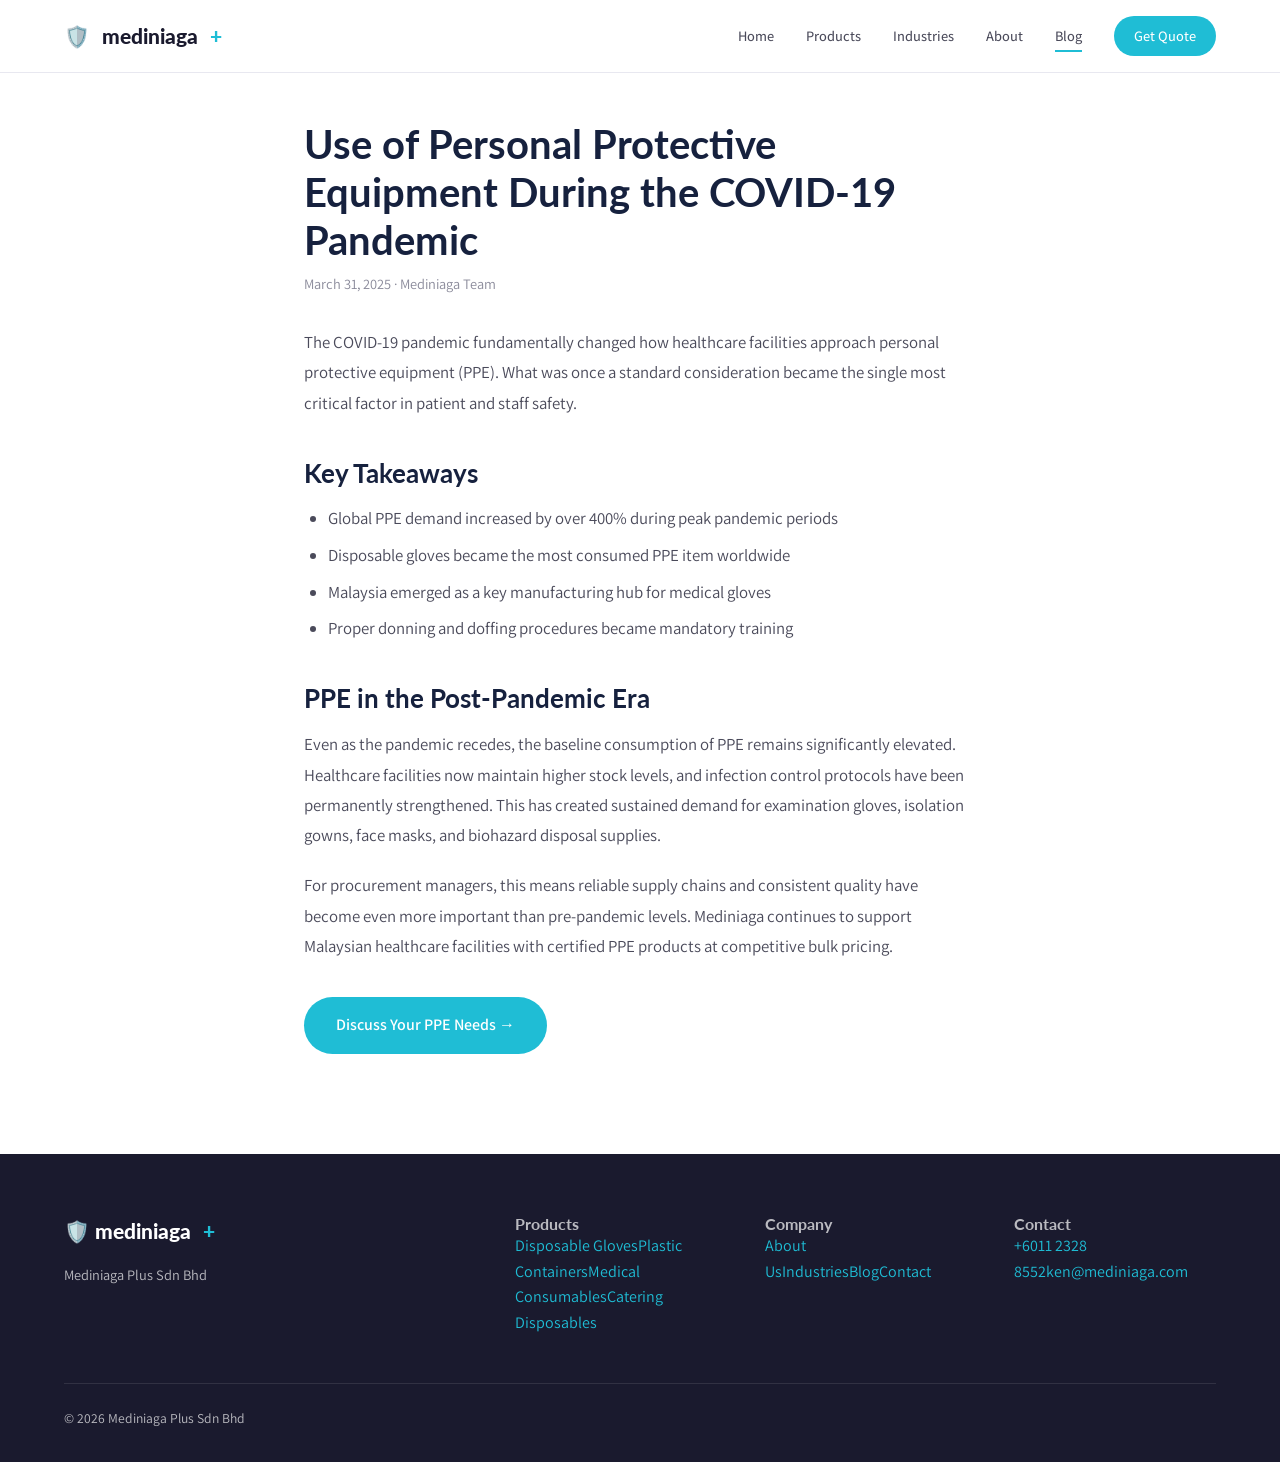
<file: blog/article1.html>
<!DOCTYPE html><html lang="en"><head>
<meta charset="UTF-8"><meta name="viewport" content="width=device-width,initial-scale=1.0">
<title>Use of PPE During COVID-19 — Mediniaga Blog</title>
<link rel="stylesheet" href="../css/style.css"></head>
<body>
<nav><div class="nav-inner">
<a href="/" class="nav-logo"><span>🛡️</span> mediniaga<span style="color:var(--teal)">+</span></a>
<button class="nav-toggle" aria-label="Menu"><span></span><span></span><span></span></button>
<div class="nav-links">
<a href="/">Home</a><a href="/products.html">Products</a><a href="/industries.html">Industries</a>
<a href="/about.html">About</a><a href="/blog.html" class="active">Blog</a><a href="/contact.html" class="nav-cta">Get Quote</a>
</div></div></nav>
<article class="blog-article">
  <h1>Use of Personal Protective Equipment During the COVID-19 Pandemic</h1>
  <div class="meta">March 31, 2025 · Mediniaga Team</div>
  <p>The COVID-19 pandemic fundamentally changed how healthcare facilities approach personal protective equipment (PPE). What was once a standard consideration became the single most critical factor in patient and staff safety.</p>
  <h2>Key Takeaways</h2>
  <ul>
    <li>Global PPE demand increased by over 400% during peak pandemic periods</li>
    <li>Disposable gloves became the most consumed PPE item worldwide</li>
    <li>Malaysia emerged as a key manufacturing hub for medical gloves</li>
    <li>Proper donning and doffing procedures became mandatory training</li>
  </ul>
  <h2>PPE in the Post-Pandemic Era</h2>
  <p>Even as the pandemic recedes, the baseline consumption of PPE remains significantly elevated. Healthcare facilities now maintain higher stock levels, and infection control protocols have been permanently strengthened. This has created sustained demand for examination gloves, isolation gowns, face masks, and biohazard disposal supplies.</p>
  <p>For procurement managers, this means reliable supply chains and consistent quality have become even more important than pre-pandemic levels. Mediniaga continues to support Malaysian healthcare facilities with certified PPE products at competitive bulk pricing.</p>
  <p><a href="/contact.html" class="btn-primary" style="margin-top:16px;">Discuss Your PPE Needs →</a></p>
</article>
<footer><div class="container"><div class="footer-grid">
<div class="footer-brand"><div class="nav-logo">🛡️ mediniaga<span style="color:var(--teal)">+</span></div><p>Mediniaga Plus Sdn Bhd</p></div>
<div><h4>Products</h4><a href="/products.html?category=gloves">Disposable Gloves</a><a href="/products.html?category=containers">Plastic Containers</a><a href="/products.html?category=medical">Medical Consumables</a><a href="/products.html?category=catering">Catering Disposables</a></div>
<div><h4>Company</h4><a href="/about.html">About Us</a><a href="/industries.html">Industries</a><a href="/blog.html">Blog</a><a href="/contact.html">Contact</a></div>
<div><h4>Contact</h4><a href="tel:+601123288552">+6011 2328 8552</a><a href="mailto:ken@mediniaga.com">ken@mediniaga.com</a></div>
</div><div class="footer-bottom"><span>&copy; 2026 Mediniaga Plus Sdn Bhd</span></div></div></footer>
<script src="../js/main.js"></script>
</body></html>
</file>
<file: css/style.css>
/* ─── Mediniaga Plus — Brand Styles ─────────────────────────────── */
/* Fonts: Lato (headings), Assistant (body)                         */
/* Brand: #1fbdd5 (teal), #0d7377 (dark teal), #1a1a2e (dark)      */
/* ───────────────────────────────────────────────────────────────── */

@import url('https://fonts.googleapis.com/css2?family=Assistant:wght@300;400;500;600;700&family=Lato:wght@300;400;700;900&display=swap');

:root {
  --teal: #1fbdd5;
  --teal-dark: #0d7377;
  --teal-light: #e0f7fa;
  --dark: #1a1a2e;
  --gray-900: #16213e;
  --gray-700: #4a4a5a;
  --gray-500: #8a8a9a;
  --gray-200: #e8e8f0;
  --gray-100: #f5f5fa;
  --white: #ffffff;
  --shadow-sm: 0 2px 8px rgba(0,0,0,0.06);
  --shadow-md: 0 8px 30px rgba(0,0,0,0.08);
  --shadow-lg: 0 20px 60px rgba(0,0,0,0.1);
  --radius: 12px;
  --radius-sm: 8px;
  --font-heading: 'Lato', sans-serif;
  --font-body: 'Assistant', sans-serif;
  --transition: 0.3s cubic-bezier(0.4, 0, 0.2, 1);
}

*, *::before, *::after { box-sizing: border-box; margin: 0; padding: 0; }
html { scroll-behavior: smooth; }
body {
  font-family: var(--font-body);
  color: var(--gray-900);
  background: var(--white);
  line-height: 1.6;
  -webkit-font-smoothing: antialiased;
}

h1, h2, h3, h4, h5, h6 { font-family: var(--font-heading); font-weight: 700; line-height: 1.2; }
a { color: var(--teal); text-decoration: none; transition: var(--transition); }
a:hover { color: var(--teal-dark); }
img { max-width: 100%; height: auto; }
.container { max-width: 1200px; margin: 0 auto; padding: 0 24px; }

/* ─── Navigation ───────────────────────────────────────────────── */
nav {
  position: fixed; top: 0; left: 0; right: 0; z-index: 1000;
  background: rgba(255,255,255,0.95); backdrop-filter: blur(20px);
  border-bottom: 1px solid var(--gray-200);
  transition: var(--transition);
}
nav.scrolled { box-shadow: var(--shadow-sm); }
.nav-inner {
  display: flex; align-items: center; justify-content: space-between;
  height: 72px; max-width: 1200px; margin: 0 auto; padding: 0 24px;
}
.nav-logo { display: flex; align-items: center; gap: 12px; font-family: var(--font-heading); font-weight: 900; font-size: 1.3rem; color: var(--dark); }
.nav-logo img { height: 36px; }
.nav-links { display: flex; gap: 32px; align-items: center; }
.nav-links a { font-size: 0.9rem; font-weight: 500; color: var(--gray-700); position: relative; }
.nav-links a::after {
  content: ''; position: absolute; bottom: -4px; left: 0; right: 0;
  height: 2px; background: var(--teal); transform: scaleX(0); transition: var(--transition);
}
.nav-links a:hover::after, .nav-links a.active::after { transform: scaleX(1); }
.nav-cta {
  background: var(--teal); color: white !important; padding: 8px 20px;
  border-radius: 50px; font-weight: 600;
}
.nav-cta:hover { background: var(--teal-dark); color: white !important; }
.nav-toggle { display: none; flex-direction: column; gap: 5px; cursor: pointer; background: none; border: none; padding: 4px; }
.nav-toggle span { display: block; width: 24px; height: 2px; background: var(--dark); border-radius: 2px; transition: var(--transition); }

/* ─── Hero ─────────────────────────────────────────────────────── */
.hero {
  padding: 140px 0 80px; background: linear-gradient(135deg, var(--teal-light) 0%, var(--white) 100%);
  position: relative; overflow: hidden;
}
.hero::before {
  content: ''; position: absolute; top: -50%; right: -20%; width: 600px; height: 600px;
  background: radial-gradient(circle, rgba(31,189,213,0.1) 0%, transparent 70%);
  border-radius: 50%;
}
.hero-grid { display: grid; grid-template-columns: 1fr 1fr; gap: 60px; align-items: center; position: relative; z-index: 1; }
.hero h1 { font-size: 3.2rem; font-weight: 900; color: var(--dark); margin-bottom: 20px; line-height: 1.15; }
.hero h1 span { color: var(--teal); }
.hero p { font-size: 1.15rem; color: var(--gray-700); margin-bottom: 32px; max-width: 520px; line-height: 1.7; }
.hero-buttons { display: flex; gap: 16px; flex-wrap: wrap; }
.btn-primary {
  display: inline-flex; align-items: center; gap: 8px;
  background: var(--teal); color: white; padding: 14px 32px;
  border-radius: 50px; font-weight: 600; font-size: 1rem;
  border: none; cursor: pointer; transition: var(--transition);
}
.btn-primary:hover { background: var(--teal-dark); transform: translateY(-2px); box-shadow: var(--shadow-md); }
.btn-secondary {
  display: inline-flex; align-items: center; gap: 8px;
  background: transparent; color: var(--gray-900); padding: 14px 32px;
  border-radius: 50px; font-weight: 600; font-size: 1rem;
  border: 2px solid var(--gray-200); cursor: pointer; transition: var(--transition);
}
.btn-secondary:hover { border-color: var(--teal); color: var(--teal); transform: translateY(-2px); }
.hero-image { text-align: center; }
.hero-image img { border-radius: var(--radius); box-shadow: var(--shadow-lg); max-height: 450px; }

/* ─── Stats Bar ────────────────────────────────────────────────── */
.stats-bar {
  background: var(--dark); color: white; padding: 48px 0;
}
.stats-grid { display: grid; grid-template-columns: repeat(4, 1fr); gap: 32px; text-align: center; }
.stat-number { font-family: var(--font-heading); font-size: 2.5rem; font-weight: 900; color: var(--teal); }
.stat-label { font-size: 0.9rem; color: rgba(255,255,255,0.7); margin-top: 4px; }

/* ─── Sections ─────────────────────────────────────────────────── */
.section { padding: 80px 0; }
.section-alt { background: var(--gray-100); }
.section-label {
  font-family: var(--font-heading); font-size: 0.85rem; font-weight: 700;
  color: var(--teal); text-transform: uppercase; letter-spacing: 2px; margin-bottom: 12px;
}
.section-title { font-size: 2.2rem; font-weight: 900; margin-bottom: 16px; }
.section-subtitle { font-size: 1.05rem; color: var(--gray-500); max-width: 600px; margin-bottom: 48px; }

/* ─── Product Cards ────────────────────────────────────────────── */
.product-grid { display: grid; grid-template-columns: repeat(auto-fill, minmax(280px, 1fr)); gap: 24px; }
.product-card {
  background: var(--white); border-radius: var(--radius); overflow: hidden;
  border: 1px solid var(--gray-200); transition: var(--transition);
  cursor: pointer;
}
.product-card:hover { transform: translateY(-4px); box-shadow: var(--shadow-md); border-color: var(--teal); }
.product-card-image { height: 200px; background: var(--gray-100); display: flex; align-items: center; justify-content: center; overflow: hidden; }
.product-card-image img { width: 100%; height: 100%; object-fit: cover; }
.product-card-body { padding: 20px; }
.product-card-category { font-size: 0.75rem; font-weight: 600; color: var(--teal); text-transform: uppercase; letter-spacing: 1px; margin-bottom: 6px; }
.product-card-title { font-size: 1rem; font-weight: 700; margin-bottom: 8px; line-height: 1.3; }
.product-card-price { font-size: 1.1rem; font-weight: 700; color: var(--teal-dark); }
.product-card .btn-primary { width: 100%; justify-content: center; margin-top: 12px; padding: 10px; font-size: 0.85rem; }

/* ─── Industry Cards ───────────────────────────────────────────── */
.industry-grid { display: grid; grid-template-columns: repeat(auto-fill, minmax(260px, 1fr)); gap: 24px; }
.industry-card {
  background: var(--white); border-radius: var(--radius); padding: 32px 24px;
  border: 1px solid var(--gray-200); transition: var(--transition); text-align: center;
}
.industry-card:hover { transform: translateY(-4px); box-shadow: var(--shadow-md); border-color: var(--teal); }
.industry-icon { font-size: 2.5rem; margin-bottom: 16px; }
.industry-card h3 { font-size: 1.1rem; margin-bottom: 8px; }
.industry-card p { font-size: 0.9rem; color: var(--gray-500); line-height: 1.5; }

/* ─── Blog Cards ───────────────────────────────────────────────── */
.blog-grid { display: grid; grid-template-columns: repeat(auto-fill, minmax(320px, 1fr)); gap: 24px; }
.blog-card {
  background: var(--white); border-radius: var(--radius); overflow: hidden;
  border: 1px solid var(--gray-200); transition: var(--transition);
}
.blog-card:hover { transform: translateY(-4px); box-shadow: var(--shadow-md); }
.blog-card-body { padding: 24px; }
.blog-card-date { font-size: 0.8rem; color: var(--gray-500); margin-bottom: 8px; }
.blog-card-title { font-size: 1.1rem; font-weight: 700; margin-bottom: 8px; line-height: 1.3; }
.blog-card-excerpt { font-size: 0.9rem; color: var(--gray-500); line-height: 1.5; margin-bottom: 16px; }
.blog-card-link { font-weight: 600; color: var(--teal); font-size: 0.9rem; }

/* ─── About Page ───────────────────────────────────────────────── */
.about-grid { display: grid; grid-template-columns: 1fr 1fr; gap: 60px; align-items: center; }
.about-image img { border-radius: var(--radius); box-shadow: var(--shadow-md); }
.about-list { list-style: none; margin-top: 24px; }
.about-list li { display: flex; align-items: flex-start; gap: 12px; margin-bottom: 16px; font-size: 1rem; color: var(--gray-700); }
.about-list li::before { content: '✓'; color: var(--teal); font-weight: 700; }

/* ─── Contact ──────────────────────────────────────────────────── */
.contact-grid { display: grid; grid-template-columns: 1fr 1fr; gap: 48px; }
.contact-info h3 { font-size: 1.3rem; margin-bottom: 16px; }
.contact-info p { color: var(--gray-500); margin-bottom: 24px; line-height: 1.7; }
.contact-detail { display: flex; gap: 12px; margin-bottom: 16px; }
.contact-detail-icon { width: 44px; height: 44px; background: var(--teal-light); border-radius: 50%; display: flex; align-items: center; justify-content: center; font-size: 1.2rem; flex-shrink: 0; }
.contact-detail-text { font-size: 0.95rem; }
.contact-detail-text strong { display: block; font-size: 0.8rem; color: var(--gray-500); margin-bottom: 2px; }
.contact-form { display: flex; flex-direction: column; gap: 16px; }
.contact-form input, .contact-form textarea, .contact-form select {
  padding: 14px 16px; border: 1px solid var(--gray-200); border-radius: var(--radius-sm);
  font-family: var(--font-body); font-size: 0.95rem; transition: var(--transition);
  background: var(--white);
}
.contact-form input:focus, .contact-form textarea:focus { outline: none; border-color: var(--teal); box-shadow: 0 0 0 3px rgba(31,189,213,0.1); }
.contact-form textarea { min-height: 120px; resize: vertical; }

/* ─── Footer ───────────────────────────────────────────────────── */
footer {
  background: var(--dark); color: rgba(255,255,255,0.7); padding: 60px 0 32px;
}
.footer-grid { display: grid; grid-template-columns: 2fr 1fr 1fr 1fr; gap: 48px; }
.footer-brand .nav-logo { color: white; margin-bottom: 16px; }
.footer-brand p { font-size: 0.9rem; line-height: 1.6; max-width: 320px; }
.footer h4 { color: white; font-size: 0.85rem; text-transform: uppercase; letter-spacing: 1px; margin-bottom: 16px; }
.footer a { display: block; color: rgba(255,255,255,0.6); font-size: 0.9rem; margin-bottom: 8px; }
.footer a:hover { color: var(--teal); }
.footer-bottom { border-top: 1px solid rgba(255,255,255,0.1); margin-top: 48px; padding-top: 24px; display: flex; justify-content: space-between; font-size: 0.85rem; }

/* ─── Products Filter ──────────────────────────────────────────── */
.filter-bar { display: flex; gap: 12px; margin-bottom: 32px; flex-wrap: wrap; }
.filter-btn {
  padding: 8px 20px; border-radius: 50px; border: 1px solid var(--gray-200);
  background: var(--white); font-family: var(--font-body); font-size: 0.85rem;
  font-weight: 500; cursor: pointer; transition: var(--transition);
}
.filter-btn:hover, .filter-btn.active { background: var(--teal); color: white; border-color: var(--teal); }

/* ─── Page Header ──────────────────────────────────────────────── */
.page-header {
  padding: 120px 0 48px; background: linear-gradient(135deg, var(--teal-light) 0%, var(--white) 100%);
}
.page-header h1 { font-size: 2.5rem; font-weight: 900; }
.page-header p { font-size: 1.05rem; color: var(--gray-500); margin-top: 8px; max-width: 500px; }

/* ─── Blog Single ──────────────────────────────────────────────── */
.blog-article { max-width: 720px; margin: 0 auto; padding: 120px 24px 80px; }
.blog-article h1 { font-size: 2.5rem; margin-bottom: 8px; }
.blog-article .meta { color: var(--gray-500); margin-bottom: 32px; font-size: 0.9rem; }
.blog-article p { margin-bottom: 20px; font-size: 1.05rem; line-height: 1.8; color: var(--gray-700); }
.blog-article h2 { font-size: 1.6rem; margin: 40px 0 16px; }
.blog-article h3 { font-size: 1.2rem; margin: 32px 0 12px; }
.blog-article ul, .blog-article ol { margin: 0 0 20px 24px; }
.blog-article li { margin-bottom: 8px; font-size: 1.05rem; line-height: 1.7; color: var(--gray-700); }
.blog-article table { width: 100%; border-collapse: collapse; margin: 24px 0; }
.blog-article th, .blog-article td { padding: 12px; border: 1px solid var(--gray-200); text-align: left; font-size: 0.9rem; }
.blog-article th { background: var(--gray-100); font-weight: 600; }

/* ─── Mobile ───────────────────────────────────────────────────── */
@media (max-width: 768px) {
  .hero-grid { grid-template-columns: 1fr; gap: 32px; }
  .hero h1 { font-size: 2rem; }
  .stats-grid { grid-template-columns: repeat(2, 1fr); gap: 24px; }
  .about-grid { grid-template-columns: 1fr; gap: 32px; }
  .contact-grid { grid-template-columns: 1fr; }
  .footer-grid { grid-template-columns: 1fr 1fr; gap: 32px; }
  .nav-links { 
    display: none; position: fixed; top: 72px; left: 0; right: 0;
    background: white; flex-direction: column; padding: 24px;
    border-bottom: 1px solid var(--gray-200); gap: 16px;
    box-shadow: var(--shadow-md);
  }
  .nav-links.open { display: flex; }
  .nav-toggle { display: flex; }
}
</file>
